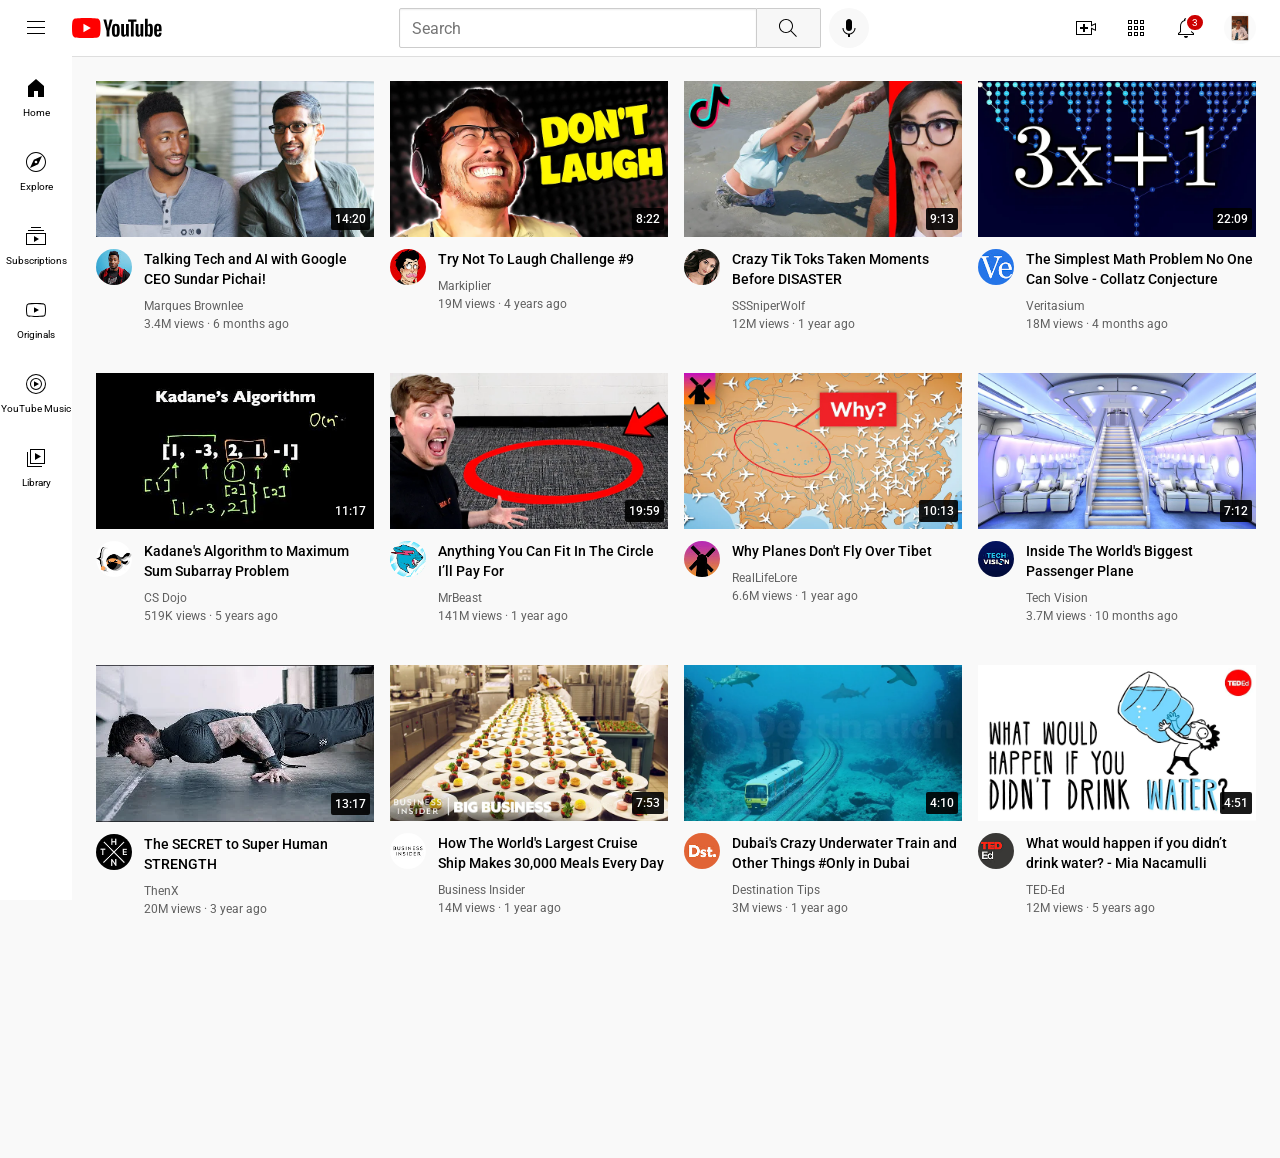
<file: index.html>
<!DOCTYPE html>
<html>
  <head>
    <title>Home Page</title>
    <link rel="preconnect" href="https://fonts.googleapis.com">
    <link rel="preconnect" href="https://fonts.gstatic.com" crossorigin>
    <link href="https://fonts.googleapis.com/css2?family=Roboto:wght@400;500;700&display=swap" rel="stylesheet">
    <link rel="stylesheet" href="youtube-css/head.css">
    <link rel="stylesheet" href="youtube-css/general.css">
    <link rel="stylesheet" href="youtube-css/video.css">
    <link rel="stylesheet" href="youtube-css/sidebar.css">
  </head>



  <body>
    <div class="header">    

      <div class="start-section">
        <img src="icons/hamburger-menu.svg" class="hamburger-menu">
        <img src="icons/youtube-logo.svg" class="youtube-logo">
      </div>
      
      <div class="middle-section">
        <input type="search" placeholder="Search" class="search-bar"> 
        <button class="search-button">
          <img src="icons/search.svg" class="search-img">
          <div class="tooltips">
            Search
          </div>
        </button>
        <button class="voice-button">
          <img src="icons/voice-search-icon.svg" class="voice-img">
          <div class="tooltips">
            Search with your voice
          </div>
        </button>
      </div>

      <div class="end-section">
        <div class="Create">
          <img src="icons/upload.svg" class="upload">
          <div class="tooltips">
            Create
          </div>
        </div>
        <div class="apps">
          <img src="icons/youtube-apps.svg" class="apps-img">
          <div class="tooltips">
            YouTube apps
          </div>
        </div>
        <div class="notify-div">
          <img src="icons/notifications.svg" class="notifications-img">
          <div class="notify">3</div>
          <div class="tooltips">
            Notifications
          </div>
        </div>        
        <img src="thumbnails/my-channel.jpeg" class="profile">        
      </div>
      
    </div>

    <nav class="sidebar">

      <div class="side-content">
        <img src="icons/home.svg">
        <div>Home</div>
      </div>
      <div class="side-content">
        <img src="icons/explore.svg">
        <div>Explore</div>
      </div>
      <div class="side-content">
        <img src="icons/subscriptions.svg">
        <div>Subscriptions</div>
      </div>
      <div class="side-content">
        <img src="icons/originals.svg">
        <div>Originals</div>
      </div>
      <div class="side-content">
        <img src="icons/youtube-music.svg">
        <div>YouTube Music</div>
      </div>
      <div class="side-content">
        <img src="icons/library.svg">
        <div>Library</div>
      </div>      
      
    </nav>
   
    <div class="page-grid">

      <div class="channel_1">
        <div class="channel-thumbnail">
          <a href="https://www.youtube.com/watch?v=n2RNcPRtAiY" class="thumbnail-link">
            <img class="thumbnail" src="thumbnails/thumbnail-1.webp">
          </a>
          <div class="time">14:20</div>
        </div>
        <div class="video-info">
          <div class="channel-img">
            <div class="channel-pic-details-div">
              <a href="https://www.youtube.com/c/mkbhd">
                <img class="channel-pic" src="thumbnails/channel-1.jpeg">
              </a>
              <div class="channel-tooltip">
                <img class="channel-pic" src="thumbnails/channel-1.jpeg">
                <div>
                  <p style="
                    font-size: 14px;
                    font-weight: 900;
                    margin-bottom: 2px;
                    ">
                    Marques Brownlee
                  </p>
                  <p style="
                    font-size: 13px;
                    font-weight: 500;
                    color:rgb(59, 59, 59) ;
                    ">
                    18.6M subscribers
                  </p>
                </div>
              </div>              
            </div>
          </div>
          <div class="video-words">
            <p class="video-title">
              <a href="https://www.youtube.com/watch?v=n2RNcPRtAiY" class="video-link" target="">
                Talking Tech and AI with Google CEO Sundar Pichai!
              </a>  
            </p>
            <p class="author">
              <a href="https://www.youtube.com/c/mkbhd" class="channel-link">
                Marques Brownlee
              </a>
            </p>
            <p class="info">
              3.4M views · 6 months ago
            </p>
          </div>
        </div>
      </div>
  
      <div class="channel_1" >
        <div class="channel-thumbnail">
          <a href="https://www.youtube.com/watch?v=mP0RAo9SKZk" class="thumbnail-link">
            <img class="thumbnail" src="thumbnails/thumbnail-2.webp">
          </a>
          <div class="time">8:22</div>
        </div>
        <div class="video-info">

          <div class="channel-img">

            <div class="channel-pic-details-div">

              <a href="https://www.youtube.com/c/markiplier">
                <img class="channel-pic" src="thumbnails/channel-2.jpeg">
              </a>

              <div class="channel-tooltip">              
                <img class="channel-pic" src="thumbnails/channel-2.jpeg">
                <div>
                  <p style="
                    font-size: 15px;
                    font-weight: 900;
                    margin-bottom: 2px;
                    ">
                    Markiplier
                  </p>
                  <p style="
                    font-size: 13px;
                    font-weight: 500;
                    color:rgb(59, 59, 59) ;
                    ">
                    36.5M subscribers
                  </p>
                </div>
              </div>  

            </div>

          </div>
          <div class="video-words">
            <p class="video-title">
              <a href="https://www.youtube.com/watch?v=mP0RAo9SKZk" class="video-link" target="">
                Try Not To Laugh Challenge #9
              </a>                
            </p>
            <p class="author">
              <a href="https://www.youtube.com/c/markiplier" class="channel-link">
                Markiplier
              </a>              
            </p>
            <p class="info">
              19M views · 4 years ago
            </p>
          </div>
        </div>
      </div>


      <div class="channel_1">
        <div class="channel-thumbnail">
          <a href="https://www.youtube.com/watch?v=FgjPQQeTh1w" class="thumbnail-link">
            <img class="thumbnail" src="thumbnails/thumbnail-3.webp">
          </a>
          <div class="time">9:13</div>
        </div>
        <div class="video-info">
          <div class="channel-img">
            <a href="https://www.youtube.com/user/SSSniperWolf">
              <img class="channel-pic" src="thumbnails/channel-3.jpeg">
            </a>
          </div>
          <div class="video-words">
            <p class="video-title">
              <a href="https://www.youtube.com/watch?v=FgjPQQeTh1w" class="video-link" target="">
                Crazy Tik Toks Taken Moments Before DISASTER
              </a>       
            </p>
            <p class="author">
              <a href="https://www.youtube.com/user/SSSniperWolf" class="channel-link">
                SSSniperWolf
              </a>
            </p>
            <p class="info">
              12M views · 1 year ago
            </p>
          </div>
        </div>
      </div>
  
      <div class="channel_1" >
        <div class="channel-thumbnail">
          <a href="https://www.youtube.com/watch?v=094y1Z2wpJg" class="thumbnail-link">
            <img class="thumbnail" src="thumbnails/thumbnail-4.webp">
          </a>
          <div class="time">22:09</div>
        </div>
        <div class="video-info">
          <div class="channel-img">
            <a href="https://www.youtube.com/c/veritasium">
              <img class="channel-pic" src="thumbnails/channel-4.jpeg">
            </a>
          </div>
          <div class="video-words">
            <p class="video-title">
              <a href="https://www.youtube.com/watch?v=094y1Z2wpJg" class="video-link">
                The Simplest Math Problem No One Can Solve - Collatz Conjecture
              </a>  
            </p>
            <p class="author">
              <a href="https://www.youtube.com/c/veritasium" class="channel-link">
                Veritasium
              </a>
            </p>
            <p class="info">
              18M views · 4 months ago
            </p>
          </div>
        </div>
      </div>

      <div class="channel_1">
        <div class="channel-thumbnail">
          <a href="https://www.youtube.com/watch?v=86CQq3pKSUw" class="thumbnail-link">
            <img class="thumbnail" src="thumbnails/thumbnail-5.webp">
          </a>
          <div class="time">11:17</div>
        </div>
        <div class="video-info">
          <div class="channel-img">
            <a href="https://www.youtube.com/c/CSDojo">
              <img class="channel-pic" src="thumbnails/channel-5.jpeg">
            </a>
          </div>
          <div class="video-words">
            <p class="video-title">
              <a href="https://www.youtube.com/watch?v=86CQq3pKSUw" class="video-link">
                Kadane's Algorithm to Maximum Sum Subarray Problem
              </a>  
            </p>
            <p class="author">
              <a href="https://www.youtube.com/c/CSDojo" class="channel-link">
                CS Dojo
              </a>
            </p>
            <p class="info">
              519K views · 5 years ago
            </p>
          </div>
        </div>
      </div>
  
      <div class="channel_1" >
        <div class="channel-thumbnail">
          <a href="https://www.youtube.com/watch?v=yXWw0_UfSFg" class="thumbnail-link">
            <img class="thumbnail" src="thumbnails/thumbnail-6.webp">
          </a>      
          <div class="time">19:59</div>
        </div>
        <div class="video-info">
          <div class="channel-img">
            <a href="https://www.youtube.com/channel/UCX6OQ3DkcsbYNE6H8uQQuVA">
              <img class="channel-pic" src="thumbnails/channel-6.jpeg">
            </a>
          </div>
          <div class="video-words">
            <p class="video-title">  
              <a href="https://www.youtube.com/watch?v=yXWw0_UfSFg" class="video-link">
                Anything You Can Fit In The Circle I’ll Pay For
              </a>
            </p>
            <p class="author">
              <a href="https://www.youtube.com/channel/UCX6OQ3DkcsbYNE6H8uQQuVA" class="channel-link">
                MrBeast
              </a>
            </p>
            <p class="info">
              141M views · 1 year ago
            </p>
          </div>
        </div>
      </div>

      <div class="channel_1">
        <div class="channel-thumbnail">
          <a href="https://www.youtube.com/watch?v=fNVa1qMbF9Y" class="thumbnail-link">
            <img class="thumbnail" src="thumbnails/thumbnail-7.webp">
          </a>
          <div class="time">10:13</div>
        </div>
        <div class="video-info">
          <div class="channel-img">
            <a href="https://www.youtube.com/channel/UCP5tjEmvPItGyLhmjdwP7Ww">
              <img class="channel-pic" src="thumbnails/channel-7.jpeg">
            </a>
          </div>
          <div class="video-words">
            <p class="video-title">
              <a href="https://www.youtube.com/watch?v=fNVa1qMbF9Y" class="video-link">
                Why Planes Don't Fly Over Tibet 
              </a>  
            </p>
            <p class="author">
              <a href="https://www.youtube.com/channel/UCP5tjEmvPItGyLhmjdwP7Ww" class="channel-link">
                RealLifeLore
              </a>
            </p>
            <p class="info">
              6.6M views · 1 year ago
            </p>
          </div>
        </div>
      </div>
  
      <div class="channel_1" >
        <div class="channel-thumbnail">
          <a href="https://www.youtube.com/watch?v=lFm4EM1juls" class="thumbnail-link">
            <img class="thumbnail" src="thumbnails/thumbnail-8.webp">
          </a>
          <div class="time">7:12</div>
        </div>
        <div class="video-info">
          <div class="channel-img">
            <a href="https://www.youtube.com/channel/UCHAK6CyegY22Zj2GWrcaIxg">
              <img class="channel-pic" src="thumbnails/channel-8.jpeg">
            </a>
          </div>
          <div class="video-words">
            <p class="video-title">
              <a href="https://www.youtube.com/watch?v=lFm4EM1juls" class="video-link">
                Inside The World's Biggest Passenger Plane
              </a>  
            </p>
            <p class="author">
              <a href="https://www.youtube.com/channel/UCHAK6CyegY22Zj2GWrcaIxg" class="channel-link">
                Tech Vision
              </a>
            </p>
            <p class="info">
              3.7M views · 10 months ago
            </p>
          </div>
        </div>
      </div>

      <div class="channel_1">
        <div class="channel-thumbnail">
          <a href="https://www.youtube.com/watch?v=ixmxOlcrlUc" class="thumbnail-link">
            <img class="thumbnail" src="thumbnails/thumbnail-9.webp">
          </a>
          <div class="time">13:17</div>
        </div>
        <div class="video-info">
          <div class="channel-img">
            <a href="https://www.youtube.com/c/OFFICIALTHENXSTUDIOS">
              <img class="channel-pic" src="thumbnails/channel-9.jpeg">
            </a>
          </div>
          <div class="video-words">
            <p class="video-title">
              <a href="https://www.youtube.com/watch?v=ixmxOlcrlUc" class="video-link">
                The SECRET to Super Human STRENGTH
              </a>    
            </p>
            <p class="author">
              <a href="https://www.youtube.com/c/OFFICIALTHENXSTUDIOS" class="channel-link">
                ThenX
              </a>
            </p>
            <p class="info">
              20M views · 3 year ago
            </p>
          </div>
        </div>
      </div>
  
      <div class="channel_1" >
        <div class="channel-thumbnail">
          <a href="https://www.youtube.com/watch?v=R2vXbFp5C9o" class="thumbnail-link">
            <img class="thumbnail" src="thumbnails/thumbnail-10.webp">
          </a>
          <div class="time">7:53</div>
        </div>
        <div class="video-info">
          <div class="channel-img">
            <a href="https://www.youtube.com/user/businessinsider">
              <img class="channel-pic" src="thumbnails/channel-10.jpeg">
            </a>
          </div>
          <div class="video-words">
            <p class="video-title">
              <a href="https://www.youtube.com/watch?v=R2vXbFp5C9o" class="video-link">
                How The World's Largest Cruise Ship Makes 30,000 Meals Every Day
              </a>
            </p>
            <p class="author">
              <a href="https://www.youtube.com/user/businessinsider" class="channel-link">
                Business Insider
              </a>
            </p>
            <p class="info">
              14M views · 1 year ago              
            </p>
          </div>
        </div>
      </div>

      <div class="channel_1">
        <div class="channel-thumbnail">
          <a href="https://www.youtube.com/watch?v=0nZuYyXET3s" class="thumbnail-link">
            <img class="thumbnail" src="thumbnails/thumbnail-11.webp">
          </a>
          <div class="time">4:10</div>
        </div>
        <div class="video-info">
          <div class="channel-img">
            <a href="https://www.youtube.com/c/Destinationtips">
              <img class="channel-pic" src="thumbnails/channel-11.jpeg">
            </a>
          </div>
          <div class="video-words">
            <p class="video-title">  
              <a href="https://www.youtube.com/watch?v=0nZuYyXET3s" class="video-link">
                Dubai's Crazy Underwater Train and Other Things #Only in Dubai              
              </a>
            </p>
            <p class="author">
              <a href="https://www.youtube.com/c/Destinationtips" class="channel-link"> 
                Destination Tips
              </a>
            </p>
            <p class="info">
              3M views · 1 year ago
            </p>
          </div>
        </div>
      </div>
  
      <div class="channel_1" >
        <div class="channel-thumbnail">
          <a href="https://www.youtube.com/watch?v=9iMGFqMmUFs" class="thumbnail-link">
            <img class="thumbnail" src="thumbnails/thumbnail-12.webp">
          </a>
          <div class="time">4:51</div>
        </div>
        <div class="video-info">
          <div class="channel-img">
            <a href="https://www.youtube.com/teded">
              <img class="channel-pic" src="thumbnails/channel-12.jpeg">
            </a>
          </div>
          <div class="video-words">
            <p class="video-title">  
              <a href="https://www.youtube.com/watch?v=9iMGFqMmUFs" class="video-link">
                What would happen if you didn’t drink water? - Mia Nacamulli
              </a>
            </p>
            <p class="author">
              <a href="https://www.youtube.com/teded" class="channel-link">
                TED-Ed
              </a>
            </p>
            <p class="info">
              12M views · 5 years ago
            </p>
          </div>
        </div>
      </div>

    </div>
    
  </body>
</html>
</file>
<file: youtube-css/head.css>
.header{
  display: flex;
  flex-direction: row;
  align-items: center;
  height: 56px;
  justify-content: space-between;
  background-color: white;
  border-bottom-width: 1px;
  border-bottom-style: solid;
  border-bottom-color: rgb(222, 222, 222);

  position: fixed;
  top: 0;
  left: 0;
  right: 0;

  z-index: 100;
}
.start-section{
  margin-right: 60px;
  display: flex;
  align-items: center;
}

.hamburger-menu{
  width: 24px;
  margin-left: 24px;
  margin-right: 24px;
  cursor: pointer;
}

.youtube-logo{
  height: 20px;
  cursor: pointer;
}
.middle-section{
  display: flex;
  flex: 1;
  max-width: 470px;
  align-items: center;
  justify-content: center;
}

.search-bar{
  height: 40px;
  flex: 1;
  border-top-left-radius: 2px;
  border-bottom-left-radius: 2px;
  border-style: solid;
  border-width: 1px;
  border-color: rgb(204, 204, 204);
  box-shadow: inset 0px 1px 2px rgb(238, 238, 238);
  padding-left: 12px;
  padding-top: 2px ;
  font-size: 16px;
  width: 0;
}
.search-bar::placeholder{
  font-family: Roboto, Arial, Helvetica, sans-serif;
  font-size: 16px;
}

.search-button{
  height: 40px;
  width: 64px;
  border-color: rgb(204,204,204);
  border-top-width: 1px ;
  border-bottom-width: 1px;
  border-right-width: 1px;
  border-top-style: solid;
  border-bottom-style: solid;
  border-right-style: solid;
  border-left: none;
  border-right-style: 1px;
  padding-top: 1px;
  background-color: rgb(247, 247, 247);
  border-bottom-right-radius: 2px;
  border-top-right-radius: 2px;
  margin-right: 8px;
  display: flex;
  align-items: center;
  justify-content: center;
  cursor:pointer;
  position: relative;
}

.search-img{
  height: 24px;
}

.search-button .tooltips,
.voice-button .tooltips,
.Create .tooltips,
.apps .tooltips,
.notify-div .tooltips{
  position: absolute;
  bottom: -50px;
  background-color: rgba(96, 96, 96, 0.9);
  color: white;
  padding: 9px 8px;
  font-size: 12px;
  border-radius:2px;
  font-family: system-ui, -apple-system, BlinkMacSystemFont, 'Segoe UI', Roboto, Oxygen, Ubuntu, Cantarell, 'Open Sans', 'Helvetica Neue', sans-serif;
  opacity: 0;
  transition: opacity 0.15s;
  pointer-events: none;
  white-space: nowrap;
}
.search-button:hover .tooltips,
.voice-button:hover .tooltips,
.Create:hover .tooltips,
.apps:hover .tooltips,
.notify-div:hover .tooltips{
  opacity: 1;
}

.voice-button{
  height: 40px;
  width: 40px;
  border-radius: 20px;
  border: none;
  background-color: rgb(248, 248, 248);
  padding-top: 1px;
  align-items: center;
  padding-left: 6px;
  padding-right: 6px;
  display: flex;
  align-items: center;
  justify-content: center;
  position: relative;
  cursor: pointer;
}
.voice-img{
  height: 24px;
  
}
.end-section{
  width: 182px;
  margin-left: 29px;
  margin-right: 24px;
  display: flex;
  justify-content: space-between;
  align-items: center;
  flex-shrink: 0;
}
.Create{
  display: flex;
  align-items: center;
  justify-content: center;
  position: relative;
  cursor:pointer;
}
.upload{
  height: 24px;
}
.apps{
  position: relative;
  display: flex;
  align-items: center;
  justify-content: center;
  cursor: pointer;
}
.apps-img{
  height: 24px;
}
.notifications-img{
  height: 24px;
}
.notify-div{
  position: relative;
  display: flex;
  align-items: center;
  justify-content: center;
  cursor: pointer;
}
.notify{
  position: absolute;
  top: -3px;
  right: -7px;

  font-size: 10px;
  font-family: Roboto, Arial, Helvetica, sans-serif;
  background-color: rgb(204, 0, 0);
  color: white;
  padding-left: 5px;
  padding-right: 5px;
  border-radius: 15px;
  border-color: white;
  border-style: solid;
  border-width: 2px;
  line-height: 15px;
}

.profile{
  height: 32px;
  width: 32px;
  border-radius: 20px;
  cursor: pointer;
}
</file>
<file: youtube-css/general.css>
p{
  font-family: Roboto, arial;
  margin-top: 0;
  margin-bottom: 0;
}
body{
  margin: 0;
  padding-top: 81px;
  padding-left: 96px;
  padding-right: 24px;
  background-color: rgb(249, 249, 249);
  padding-bottom: 240px;
  font-family: Roboto, Arial, Helvetica, sans-serif;
}
</file>
<file: youtube-css/video.css>
.page-grid{
  display: grid;
  grid-template-columns: 1fr 1fr 1fr;
  column-gap: 16px;
  row-gap: 40px;
}

@media(max-width:870px){
  .page-grid{
    grid-template-columns: 1fr 1fr  ;
  }
}
@media(min-width:1130px){
  .page-grid{
    grid-template-columns: 1fr 1fr 1fr 1fr ;
  }
}


.channel-thumbnail{
  width: 100%;
  margin-bottom: 12px;
  position:relative;
  display: flex;
  
}
.channel-thumbnail .time{
  position: absolute;
  bottom: 7px;
  right: 4px;
  background-color: rgba(0,0,0,0.9);
  color: white;
  font-family: Roboto, Arial, Helvetica, sans-serif;
  font-size: 12px;
  padding-left: 4px;
  padding-top: 2px;
  padding-bottom: 2px;
  padding-right: 4px;
  line-height: 18px;
  font-weight: 500;
  border-radius: 2px;
}
.thumbnail{
  width: 100%;
  cursor: pointer;
}
.thumbnail-link{
  display: flex;
}
.video-info{
  display: flex;
  flex-direction: row;
}
.channel-img{
  width: 48px;
}
.channel-pic{
  width: 36px;
  border-radius: 50%;
  cursor: pointer;
}
.channel-pic-details-div{
  display: inline-block;
  position: relative;
}
.channel-tooltip{
  position: absolute;
  width: 180px;
  display: flex;
  align-items: center;
  white-space: nowrap;
  bottom: -72px;
  padding: 10px 25px 12px 10px;
  box-shadow: 0px 0px 4px rgba(0,0,0,0.35);
  background-color: white;
  border-radius: 3px;
  border: none;
  opacity: 0;
  transition: opacity 0.15s;
  pointer-events: none;
}
.channel-tooltip .channel-pic{
  width: 45px;
  margin-right: 6px;
}

.channel-pic-details-div:hover .channel-tooltip{
  opacity: 1;
}

.video-words{
  flex: 1;
  vertical-align: top;
}
.video-title{
  font-size: 14px;
  font-weight: 500;
  margin-bottom: 10px;
  line-height: 20px;
  cursor: pointer;
  overflow: hidden;
  display: -webkit-box;
  -webkit-line-clamp: 2;
  -webkit-box-orient: vertical;
  text-overflow: ellipsis;
}
.video-link{
  text-decoration: none;
  color: black;
}
.author,
.info{
  font-size: 12px;
  color: rgb(96,96,96);
}
.author{
  margin-bottom: 2px;
  cursor: pointer;
}
.channel-link{
  text-decoration: none;
  color: rgb(96,96,96);
}
.info{
  line-height: 18px;
}
</file>
<file: youtube-css/sidebar.css>
.sidebar{
  position: fixed;
  top:56px;
  bottom: 0;
  left: 0;
  width: 72px;
  padding-top: 5px;

 background-color: white;
 z-index: 200;

}
.side-content{
  display: flex;
  flex-direction: column;
  height: 74px;
  align-items: center;
  justify-content: center;
  cursor: pointer;
}
.side-content:hover{
  background-color: rgb(238, 238, 238);
}
.side-content img{
   height: 24px;
   margin-bottom: 5px;
}
.side-content div{
  font-size: 10px;
  line-height: 15px;
  font-weight: 400;
  font-family: Roboto, Arial, Helvetica, sans-serif;
}
</file>
